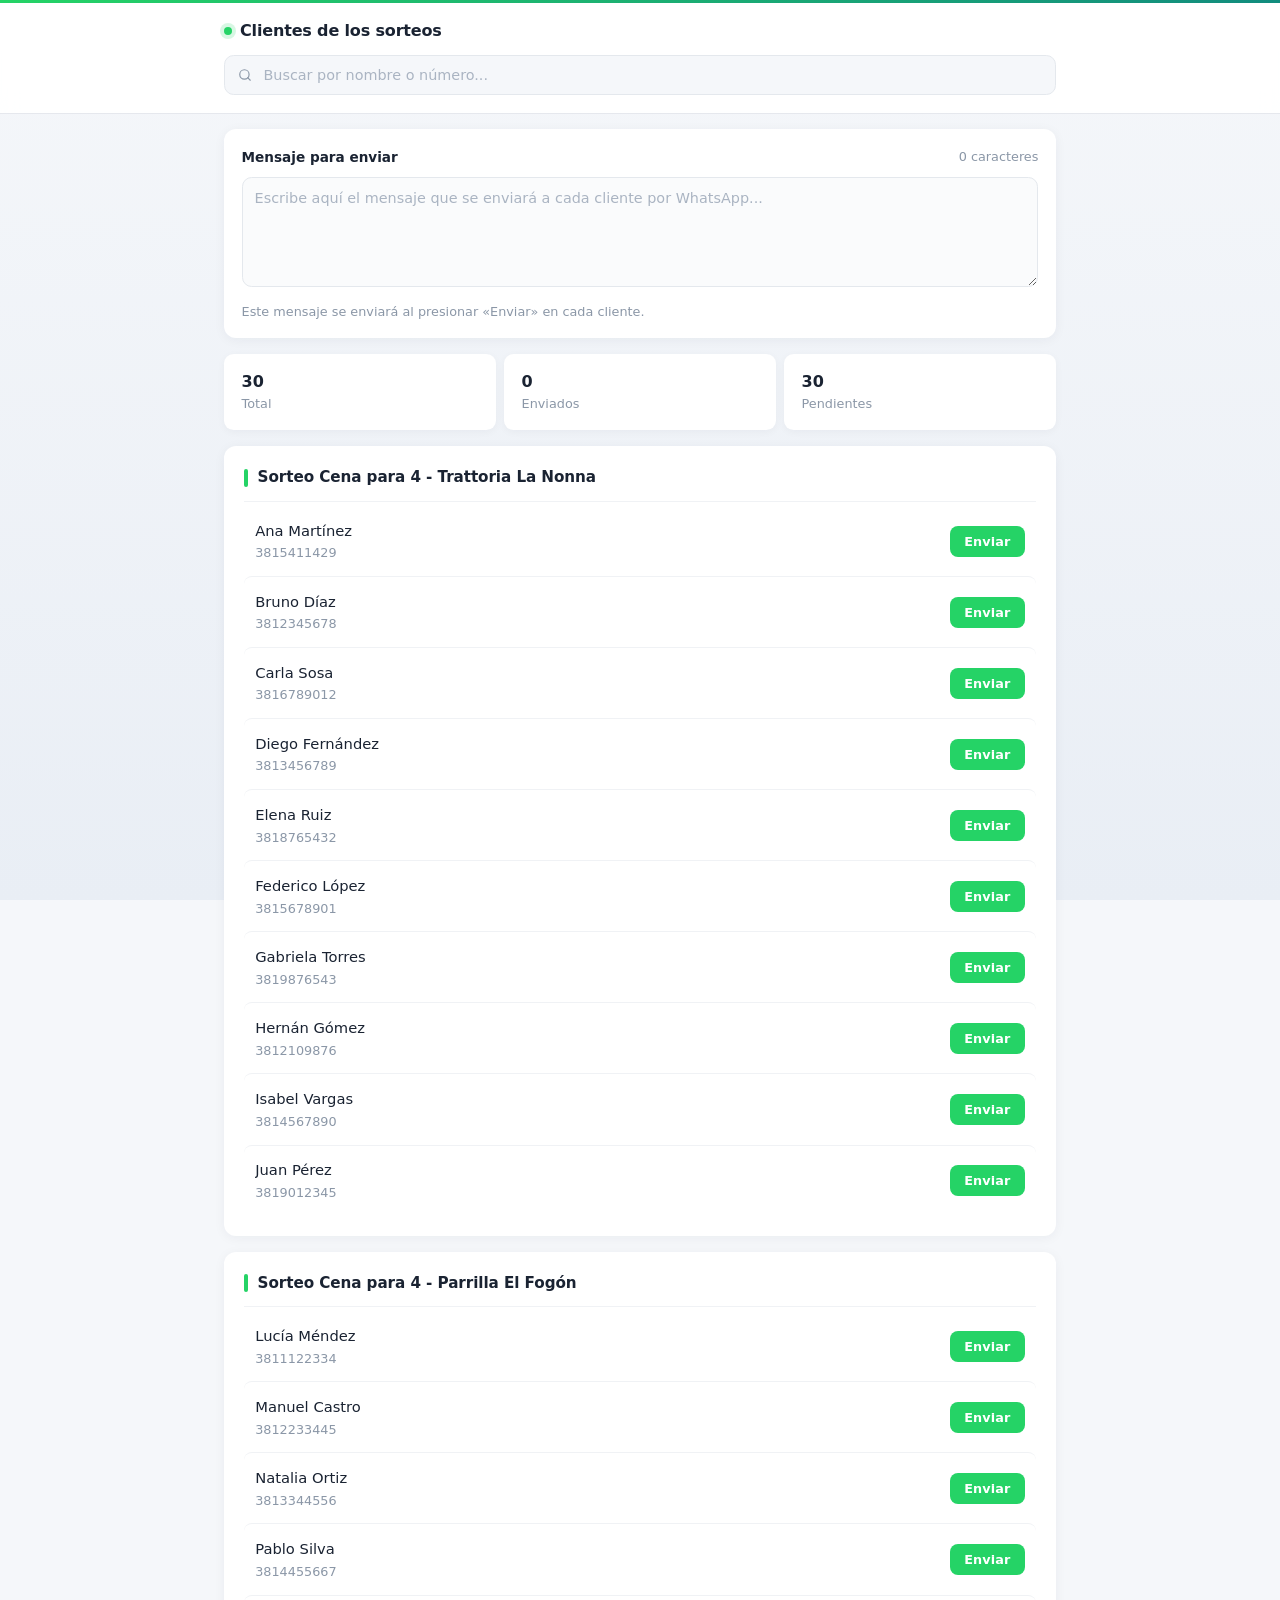
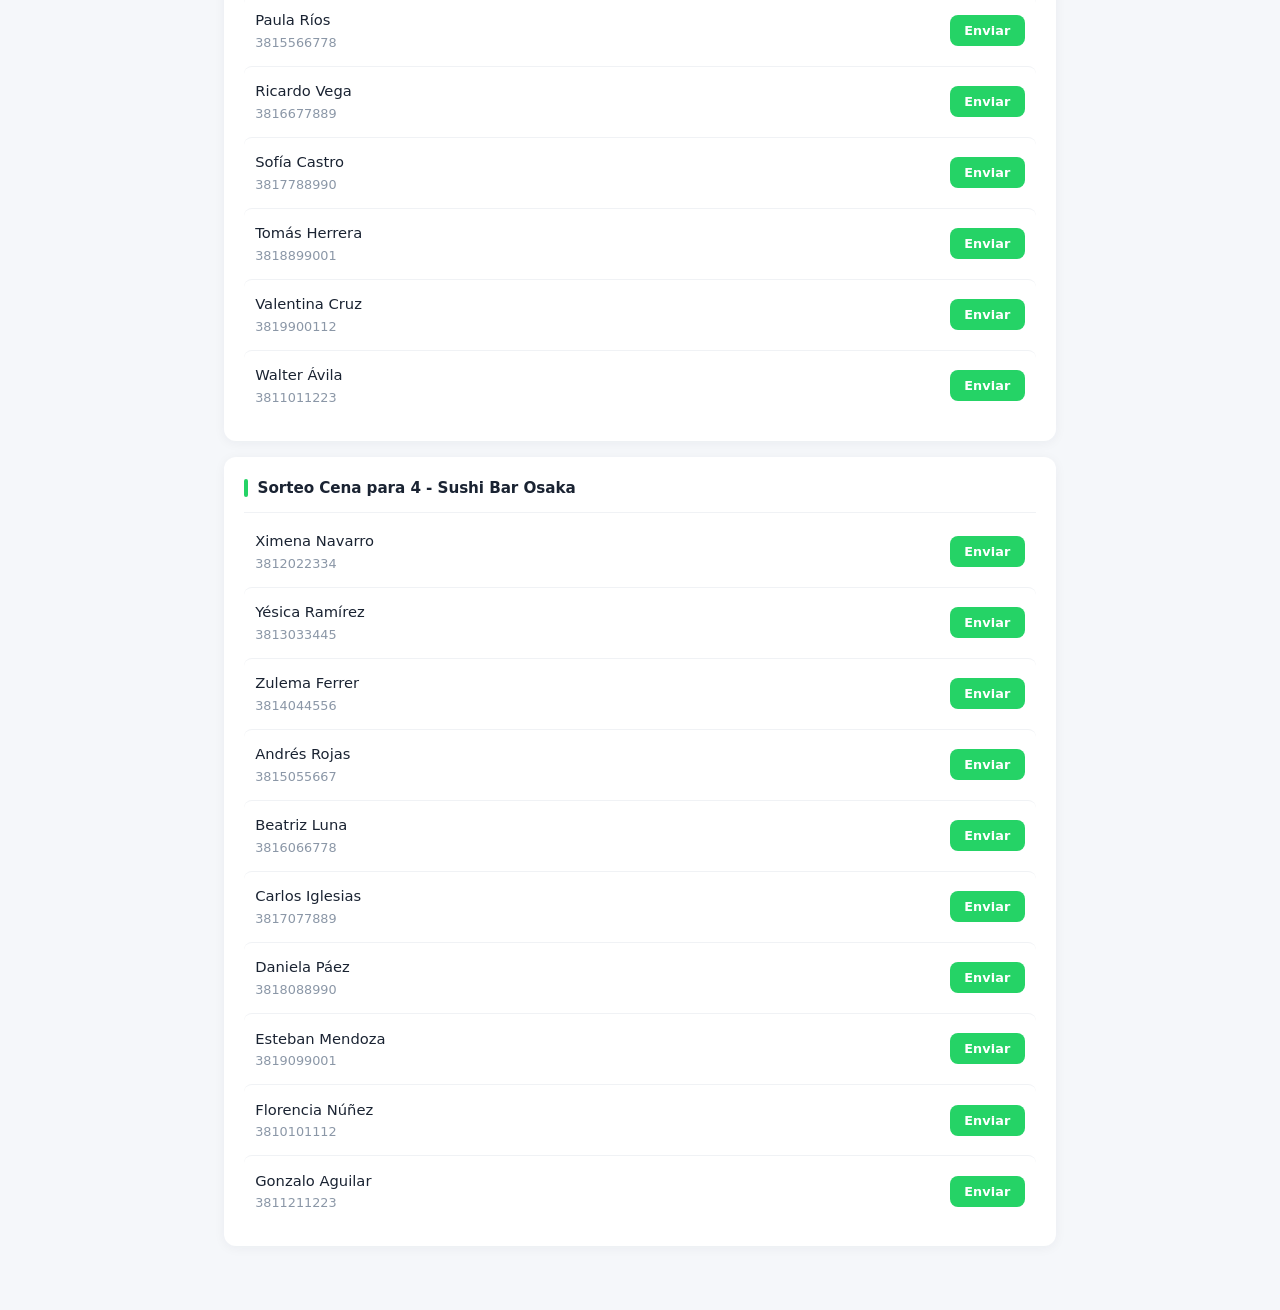
<file: datos.html>
<!DOCTYPE html>
<html lang="es">

<head>
    <meta charset="UTF-8">
    <meta name="viewport" content="width=device-width, initial-scale=1.0">
    <title>Clientes de los sorteos</title>
    <style>
        /* ===== Reset ===== */
        *,
        *::before,
        *::after {
            box-sizing: border-box;
            margin: 0;
            padding: 0;
        }

        /* ===== Única variable permitida: fuente del navegador ===== */
        :root {
            --font-stack: system-ui, -apple-system, "Segoe UI", Roboto, "Helvetica Neue", Arial, sans-serif;
        }

        html {
            font-size: 16px;
            -webkit-text-size-adjust: 100%;
        }

        body {
            font-family: var(--font-stack);
            background-color: #f5f7fa;
            background-image: linear-gradient(180deg, #f5f7fa 0%, #e9eef5 100%);
            background-attachment: fixed;
            color: #1a2332;
            line-height: 1.5;
            min-height: 100vh;
            -webkit-font-smoothing: antialiased;
            -moz-osx-font-smoothing: grayscale;
        }

        button {
            font-family: inherit;
        }

        /* ===== Header ===== */
        .header {
            background-color: rgba(255, 255, 255, 0.92);
            -webkit-backdrop-filter: blur(8px);
            backdrop-filter: blur(8px);
            box-shadow: 0 1px 0 rgba(20, 30, 50, 0.06);
            position: sticky;
            top: 0;
            z-index: 10;
        }

        .header::before {
            content: "";
            display: block;
            height: 3px;
            background-image: linear-gradient(90deg, #25D366 0%, #128C7E 100%);
        }

        .header__container {
            padding: 0.85rem 1rem 1rem;
            max-width: 880px;
            margin: 0 auto;
        }

        .header__title {
            font-size: 1rem;
            font-weight: 700;
            color: #1a2332;
            letter-spacing: -0.01em;
            margin-bottom: 0.75rem;
            display: flex;
            align-items: center;
            gap: 0.5rem;
        }

        .header__dot {
            width: 8px;
            height: 8px;
            border-radius: 50%;
            background-color: #25D366;
            box-shadow: 0 0 0 4px rgba(37, 211, 102, 0.18);
            animation: pulse 2s ease infinite;
            flex-shrink: 0;
        }

        @keyframes pulse {

            0%,
            100% {
                box-shadow: 0 0 0 4px rgba(37, 211, 102, 0.18);
            }

            50% {
                box-shadow: 0 0 0 7px rgba(37, 211, 102, 0.06);
            }
        }

        /* ===== Filter ===== */
        .filter__wrap {
            position: relative;
        }

        .filter__icon {
            position: absolute;
            left: 0.85rem;
            top: 50%;
            transform: translateY(-50%);
            width: 14px;
            height: 14px;
            color: #8b97a7;
            pointer-events: none;
        }

        .filter__input {
            width: 100%;
            font-family: var(--font-stack);
            font-size: 0.9rem;
            padding: 0.7rem 0.9rem 0.7rem 2.4rem;
            border: 1px solid #e4e8ed;
            border-radius: 0.6rem;
            background-color: #f5f7fa;
            color: #1a2332;
            outline: none;
            transition: border-color 0.2s ease, box-shadow 0.2s ease, background-color 0.2s ease;
        }

        .filter__input::placeholder {
            color: #aab4c2;
        }

        .filter__input:focus {
            border-color: #25D366;
            background-color: #ffffff;
            box-shadow: 0 0 0 3px rgba(37, 211, 102, 0.15);
        }

        /* ===== Main ===== */
        .main {
            max-width: 880px;
            margin: 0 auto;
            padding: 1rem 1rem 3rem;
        }

        /* ===== Message ===== */
        .message {
            background-color: #ffffff;
            border-radius: 0.75rem;
            padding: 1rem;
            margin-bottom: 1rem;
            box-shadow: 0 2px 12px rgba(20, 30, 50, 0.05);
            animation: fade_in 0.4s ease;
        }

        .message__head {
            display: flex;
            align-items: center;
            justify-content: space-between;
            margin-bottom: 0.6rem;
            gap: 0.5rem;
        }

        .message__label {
            font-size: 0.85rem;
            font-weight: 600;
            color: #1a2332;
        }

        .message__count {
            font-size: 0.8rem;
            color: #8b97a7;
            font-variant-numeric: tabular-nums;
        }

        .message__textarea {
            width: 100%;
            min-height: 96px;
            font-family: var(--font-stack);
            font-size: 0.9rem;
            padding: 0.75rem;
            border: 1px solid #e4e8ed;
            border-radius: 0.6rem;
            resize: vertical;
            color: #1a2332;
            background-color: #fafbfc;
            outline: none;
            transition: border-color 0.2s ease, box-shadow 0.2s ease, background-color 0.2s ease;
        }

        .message__textarea::placeholder {
            color: #aab4c2;
        }

        .message__textarea:focus {
            border-color: #25D366;
            background-color: #ffffff;
            box-shadow: 0 0 0 3px rgba(37, 211, 102, 0.12);
        }

        .message__hint {
            margin-top: 0.5rem;
            font-size: 0.8rem;
            color: #8b97a7;
        }

        .message__textarea_shake {
            animation: shake 0.35s ease;
            border-color: #e74c3c !important;
        }

        @keyframes shake {

            0%,
            100% {
                transform: translateX(0);
            }

            20% {
                transform: translateX(-4px);
            }

            40% {
                transform: translateX(4px);
            }

            60% {
                transform: translateX(-3px);
            }

            80% {
                transform: translateX(3px);
            }
        }

        /* ===== Stats ===== */
        .stats {
            display: flex;
            gap: 0.5rem;
            margin-bottom: 1rem;
        }

        .stats__item {
            flex: 1;
            background-color: #ffffff;
            border-radius: 0.6rem;
            padding: 0.7rem 0.8rem;
            box-shadow: 0 2px 8px rgba(20, 30, 50, 0.04);
            animation: fade_in 0.4s ease;
        }

        .stats__value {
            font-size: 1rem;
            font-weight: 700;
            color: #1a2332;
            font-variant-numeric: tabular-nums;
            line-height: 1.2;
        }

        .stats__label {
            font-size: 0.8rem;
            color: #8b97a7;
            margin-top: 0.15rem;
        }

        /* ===== Sorteo ===== */
        .sorteo {
            background-color: #ffffff;
            border-radius: 0.75rem;
            padding: 1rem;
            margin-bottom: 1rem;
            box-shadow: 0 2px 12px rgba(20, 30, 50, 0.05);
            animation: fade_in 0.4s ease;
            overflow: hidden;
        }

        .sorteo__head {
            display: flex;
            align-items: center;
            gap: 0.6rem;
            padding-bottom: 0.75rem;
            margin-bottom: 0.25rem;
            border-bottom: 1px solid #f0f2f5;
        }

        .sorteo__badge {
            flex-shrink: 0;
            width: 4px;
            height: 18px;
            background-color: #25D366;
            border-radius: 2px;
        }

        .sorteo__title {
            font-size: 0.95rem;
            font-weight: 600;
            color: #1a2332;
            letter-spacing: -0.005em;
            text-align: left;
        }

        .sorteo__list {
            display: flex;
            flex-direction: column;
        }

        /* ===== Client ===== */
        .client {
            display: flex;
            align-items: center;
            justify-content: space-between;
            padding: 0.7rem 0.4rem;
            border-radius: 0.5rem;
            transition: background-color 0.2s ease, opacity 0.2s ease, transform 0.2s ease;
        }

        .client+.client {
            border-top: 1px solid #f0f2f5;
        }

        .client:hover {
            background-color: #fafbfc;
        }

        .client_hidden {
            display: none;
        }

        .client_sent {
            background-color: rgba(37, 211, 102, 0.04);
        }

        .client_sent .client__phone {
            color: #2e7d4f;
        }

        .client__info {
            display: flex;
            flex-direction: column;
            gap: 0.1rem;
            min-width: 0;
            flex: 1;
        }

        .client__name {
            font-size: 0.9rem;
            font-weight: 500;
            color: #1a2332;
            white-space: nowrap;
            overflow: hidden;
            text-overflow: ellipsis;
        }

        .client__phone {
            font-size: 0.8rem;
            color: #8b97a7;
            font-variant-numeric: tabular-nums;
            transition: color 0.2s ease;
        }

        .client__button {
            flex-shrink: 0;
            font-size: 0.8rem;
            font-weight: 600;
            padding: 0.5rem 0.9rem;
            border: none;
            border-radius: 0.5rem;
            background-color: #25D366;
            color: #ffffff;
            cursor: pointer;
            letter-spacing: 0.01em;
            display: inline-flex;
            align-items: center;
            gap: 0.3rem;
            transition: transform 0.15s ease, background-color 0.2s ease, box-shadow 0.2s ease;
        }

        .client__button:hover {
            background-color: #1eb858;
            transform: translateY(-1px);
            box-shadow: 0 4px 10px rgba(37, 211, 102, 0.25);
        }

        .client__button:active {
            transform: translateY(0);
        }

        .client__button_sent {
            background-color: #e8f5ec;
            color: #2e7d4f;
            cursor: default;
            pointer-events: none;
        }

        .client__button_sent:hover {
            transform: none;
            background-color: #e8f5ec;
            box-shadow: none;
        }

        /* ===== Empty ===== */
        .empty {
            display: none;
            text-align: center;
            padding: 2rem 1rem;
            font-size: 0.85rem;
            color: #8b97a7;
            background-color: #ffffff;
            border-radius: 0.75rem;
            margin-bottom: 1rem;
        }

        .empty_show {
            display: block;
            animation: fade_in 0.3s ease;
        }

        /* ===== Animations ===== */
        @keyframes fade_in {
            from {
                opacity: 0;
                transform: translateY(8px);
            }

            to {
                opacity: 1;
                transform: translateY(0);
            }
        }

        /* ===== Responsive (mobile first) ===== */
        @media (min-width: 600px) {

            .header__container,
            .main {
                padding-left: 1.5rem;
                padding-right: 1.5rem;
            }

            .message__textarea {
                min-height: 110px;
            }

            .sorteo,
            .message,
            .stats__item {
                padding: 1.1rem;
            }

            .client {
                padding: 0.8rem 0.6rem;
            }

            .client__name {
                font-size: 0.92rem;
            }
        }

        @media (min-width: 768px) {
            .header__container {
                padding-top: 1rem;
                padding-bottom: 1.1rem;
            }

            .sorteo {
                padding: 1.25rem;
            }

            .client {
                padding: 0.85rem 0.7rem;
            }
        }

        @media (prefers-reduced-motion: reduce) {

            *,
            *::before,
            *::after {
                animation-duration: 0.01ms !important;
                transition-duration: 0.01ms !important;
            }
        }
    </style>
</head>

<body>
    <header class="header">
        <div class="header__container">
            <h1 class="header__title">
                <span class="header__dot" aria-hidden="true"></span>
                Clientes de los sorteos
            </h1>
            <div class="filter__wrap">
                <svg class="filter__icon" viewBox="0 0 24 24" fill="none" stroke="currentColor" stroke-width="2"
                    stroke-linecap="round" stroke-linejoin="round" aria-hidden="true">
                    <circle cx="11" cy="11" r="8"></circle>
                    <line x1="21" y1="21" x2="16.65" y2="16.65"></line>
                </svg>
                <input class="filter__input" type="text" placeholder="Buscar por nombre o número..." id="filter_input"
                    autocomplete="off" aria-label="Buscar clientes por nombre o número">
            </div>
        </div>
    </header>

    <main class="main">
        <section class="message" aria-label="Mensaje a enviar">
            <div class="message__head">
                <label class="message__label" for="message_textarea">Mensaje para enviar</label>
                <span class="message__count" id="message_count">0 caracteres</span>
            </div>
            <textarea class="message__textarea" id="message_textarea"
                placeholder="Escribe aquí el mensaje que se enviará a cada cliente por WhatsApp..."></textarea>
            <p class="message__hint">Este mensaje se enviará al presionar «Enviar» en cada cliente.</p>
        </section>

        <section class="stats" aria-label="Resumen de envíos">
            <div class="stats__item">
                <div class="stats__value" id="stats_total">0</div>
                <div class="stats__label">Total</div>
            </div>
            <div class="stats__item">
                <div class="stats__value" id="stats_sent">0</div>
                <div class="stats__label">Enviados</div>
            </div>
            <div class="stats__item">
                <div class="stats__value" id="stats_pending">0</div>
                <div class="stats__label">Pendientes</div>
            </div>
        </section>

        <div class="empty" id="empty_state">No se encontraron clientes con ese criterio.</div>
    </main>

    <script>
        (function () {
            "use strict";

            // ===== Datos hardcodeados =====
            const sorteos = [
                {
                    id: 1,
                    titulo: "Sorteo Cena para 4 - Trattoria La Nonna",
                    clientes: [
                        { nombre: "Ana Martínez", telefono: "3815411429" },
                        { nombre: "Bruno Díaz", telefono: "3812345678" },
                        { nombre: "Carla Sosa", telefono: "3816789012" },
                        { nombre: "Diego Fernández", telefono: "3813456789" },
                        { nombre: "Elena Ruiz", telefono: "3818765432" },
                        { nombre: "Federico López", telefono: "3815678901" },
                        { nombre: "Gabriela Torres", telefono: "3819876543" },
                        { nombre: "Hernán Gómez", telefono: "3812109876" },
                        { nombre: "Isabel Vargas", telefono: "3814567890" },
                        { nombre: "Juan Pérez", telefono: "3819012345" }
                    ]
                },
                {
                    id: 2,
                    titulo: "Sorteo Cena para 4 - Parrilla El Fogón",
                    clientes: [
                        { nombre: "Lucía Méndez", telefono: "3811122334" },
                        { nombre: "Manuel Castro", telefono: "3812233445" },
                        { nombre: "Natalia Ortiz", telefono: "3813344556" },
                        { nombre: "Pablo Silva", telefono: "3814455667" },
                        { nombre: "Paula Ríos", telefono: "3815566778" },
                        { nombre: "Ricardo Vega", telefono: "3816677889" },
                        { nombre: "Sofía Castro", telefono: "3817788990" },
                        { nombre: "Tomás Herrera", telefono: "3818899001" },
                        { nombre: "Valentina Cruz", telefono: "3819900112" },
                        { nombre: "Walter Ávila", telefono: "3811011223" }
                    ]
                },
                {
                    id: 3,
                    titulo: "Sorteo Cena para 4 - Sushi Bar Osaka",
                    clientes: [
                        { nombre: "Ximena Navarro", telefono: "3812022334" },
                        { nombre: "Yésica Ramírez", telefono: "3813033445" },
                        { nombre: "Zulema Ferrer", telefono: "3814044556" },
                        { nombre: "Andrés Rojas", telefono: "3815055667" },
                        { nombre: "Beatriz Luna", telefono: "3816066778" },
                        { nombre: "Carlos Iglesias", telefono: "3817077889" },
                        { nombre: "Daniela Páez", telefono: "3818088990" },
                        { nombre: "Esteban Mendoza", telefono: "3819099001" },
                        { nombre: "Florencia Núñez", telefono: "3810101112" },
                        { nombre: "Gonzalo Aguilar", telefono: "3811211223" }
                    ]
                }
            ];

            // ===== Referencias DOM =====
            const main = document.querySelector(".main");
            const messageTextarea = document.getElementById("message_textarea");
            const messageCount = document.getElementById("message_count");
            const filterInput = document.getElementById("filter_input");
            const emptyState = document.getElementById("empty_state");
            const statsTotal = document.getElementById("stats_total");
            const statsSent = document.getElementById("stats_sent");
            const statsPending = document.getElementById("stats_pending");

            // ===== SessionStorage helpers =====
            function getSentKey(phone) {
                return "wa_sent_" + phone;
            }
            function isSent(phone) {
                try {
                    return sessionStorage.getItem(getSentKey(phone)) === "1";
                } catch (e) {
                    return false;
                }
            }
            function markSent(phone) {
                try {
                    sessionStorage.setItem(getSentKey(phone), "1");
                } catch (e) {
                    /* noop */
                }
            }

            // ===== Render dinámico de sorteos =====
            function renderSorteos() {
                const frag = document.createDocumentFragment();

                sorteos.forEach(function (sorteo, sorteoIdx) {
                    const section = document.createElement("section");
                    section.className = "sorteo";
                    section.dataset.sorteoId = String(sorteo.id);
                    section.style.animationDelay = (sorteoIdx * 0.06) + "s";

                    const head = document.createElement("div");
                    head.className = "sorteo__head";

                    const badge = document.createElement("span");
                    badge.className = "sorteo__badge";
                    badge.setAttribute("aria-hidden", "true");

                    const title = document.createElement("h2");
                    title.className = "sorteo__title";
                    title.textContent = sorteo.titulo;

                    head.appendChild(badge);
                    head.appendChild(title);
                    section.appendChild(head);

                    const list = document.createElement("div");
                    list.className = "sorteo__list";

                    sorteo.clientes.forEach(function (cliente) {
                        const item = document.createElement("div");
                        item.className = "client";
                        item.dataset.phone = cliente.telefono;
                        item.dataset.name = cliente.nombre.toLowerCase();

                        if (isSent(cliente.telefono)) {
                            item.classList.add("client_sent");
                        }

                        const info = document.createElement("div");
                        info.className = "client__info";

                        const name = document.createElement("span");
                        name.className = "client__name";
                        name.textContent = cliente.nombre;

                        const phone = document.createElement("span");
                        phone.className = "client__phone";
                        phone.textContent = cliente.telefono;

                        info.appendChild(name);
                        info.appendChild(phone);

                        const button = document.createElement("button");
                        button.className = "client__button";
                        button.type = "button";
                        button.dataset.phone = cliente.telefono;
                        if (isSent(cliente.telefono)) {
                            button.classList.add("client__button_sent");
                            button.textContent = "Enviado ✓";
                            button.setAttribute("aria-label", "Mensaje ya enviado a " + cliente.nombre);
                        } else {
                            button.textContent = "Enviar";
                            button.setAttribute("aria-label", "Enviar mensaje por WhatsApp a " + cliente.nombre);
                        }
                        button.addEventListener("click", function () {
                            handleSend(cliente, item, button);
                        });

                        item.appendChild(info);
                        item.appendChild(button);
                        list.appendChild(item);
                    });

                    section.appendChild(list);
                    frag.appendChild(section);
                });

                main.insertBefore(frag, emptyState);
                updateStats();
            }

            // ===== Enviar por WhatsApp =====
            function handleSend(cliente, item, button) {
                const message = messageTextarea.value.trim();
                if (!message) {
                    // Feedback: shake del textarea
                    messageTextarea.classList.remove("message__textarea_shake");
                    void messageTextarea.offsetWidth; // forzar reflow
                    messageTextarea.classList.add("message__textarea_shake");
                    messageTextarea.focus();
                    setTimeout(function () {
                        messageTextarea.classList.remove("message__textarea_shake");
                    }, 400);
                    return;
                }
                const fullPhone = "54" + cliente.telefono;
                const url = "https://wa.me/" + fullPhone + "?text=" + encodeURIComponent(message);
                window.open(url, "_blank", "noopener");
                markSent(cliente.telefono);
                button.classList.add("client__button_sent");
                button.textContent = "Enviado ✓";
                button.setAttribute("aria-label", "Mensaje ya enviado a " + cliente.nombre);
                item.classList.add("client_sent");
                updateStats();
            }

            // ===== Stats =====
            function updateStats() {
                const allClients = main.querySelectorAll(".client");
                const sentClients = main.querySelectorAll(".client_sent");
                const total = allClients.length;
                const sent = sentClients.length;
                statsTotal.textContent = String(total);
                statsSent.textContent = String(sent);
                statsPending.textContent = String(total - sent);
            }

            // ===== Filtro por nombre o número =====
            function applyFilter() {
                const query = filterInput.value.toLowerCase().trim();
                let visibleCount = 0;
                const sections = main.querySelectorAll(".sorteo");

                main.querySelectorAll(".client").forEach(function (item) {
                    const name = item.dataset.name || "";
                    const phone = item.dataset.phone || "";
                    const match = !query || name.indexOf(query) !== -1 || phone.indexOf(query) !== -1;
                    if (match) {
                        item.classList.remove("client_hidden");
                        visibleCount++;
                    } else {
                        item.classList.add("client_hidden");
                    }
                });

                // Ocultar secciones sin resultados visibles
                sections.forEach(function (section) {
                    const visibleIn = section.querySelectorAll(".client:not(.client_hidden)").length;
                    section.style.display = visibleIn === 0 ? "none" : "";
                });

                if (visibleCount === 0) {
                    emptyState.classList.add("empty_show");
                } else {
                    emptyState.classList.remove("empty_show");
                }
            }

            // ===== Contador de caracteres =====
            function updateCount() {
                const len = messageTextarea.value.length;
                messageCount.textContent = len + (len === 1 ? " carácter" : " caracteres");
            }

            // ===== Eventos =====
            messageTextarea.addEventListener("input", updateCount);
            filterInput.addEventListener("input", applyFilter);

            // ===== Init =====
            renderSorteos();
            updateCount();
        })();
    </script>
</body>

</html>
</file>
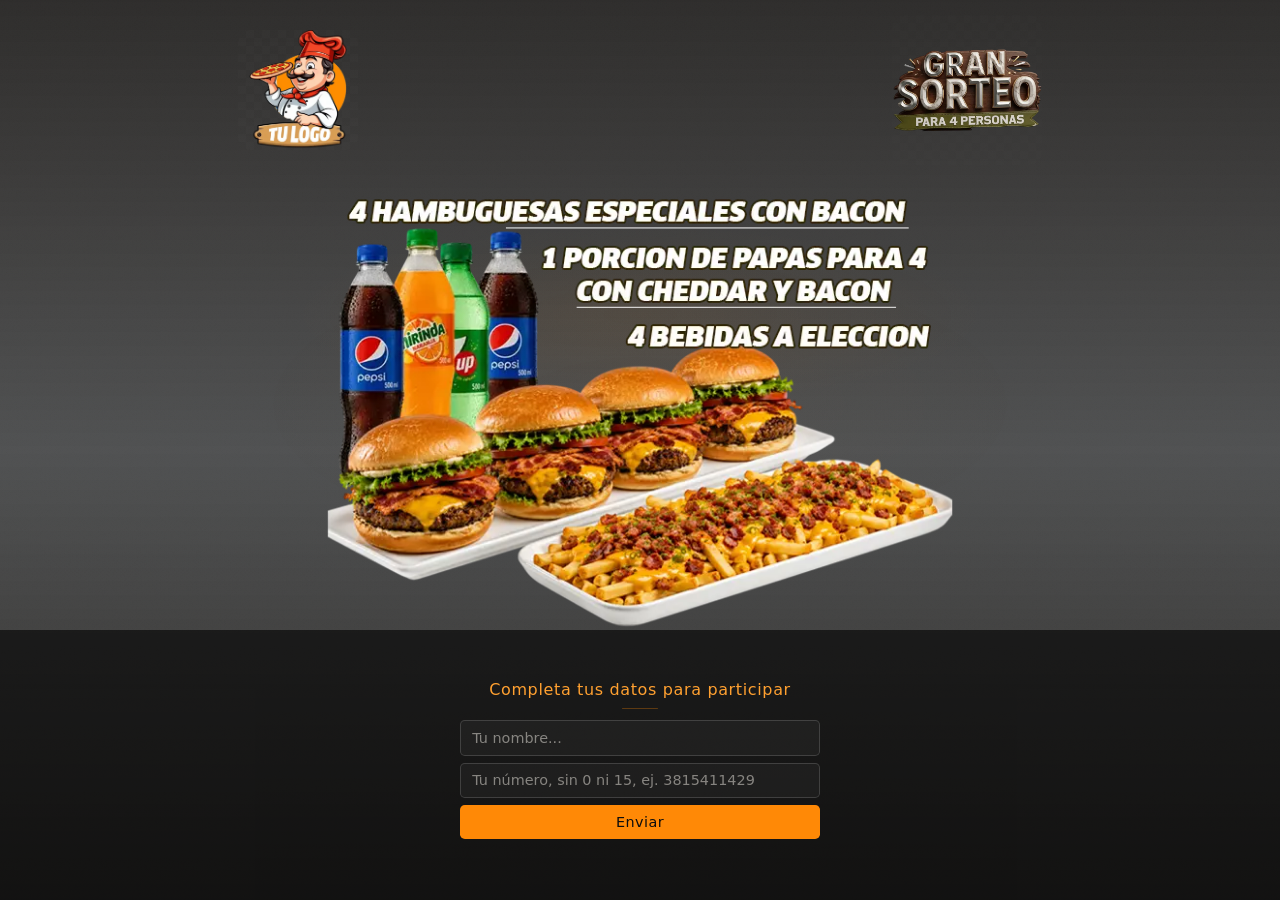
<file: inscripciones.html>
<!DOCTYPE html>
<html lang="es">

<head>
    <meta charset="UTF-8">
    <meta name="viewport" content="width=device-width, initial-scale=1.0">
    <link rel="stylesheet" href="css/inscripciones.css">
    <title>Participa y Gana</title>
</head>

<body>

    <!-- Video de fondo -->
    <video class="bg-video" src="assets/fondo.mp4" autoplay muted loop playsinline></video>
    <div class="bg-overlay"></div>

    <!-- Header 20dvh: logo 120px izq, imagen 150px der -->
    <header>
        <div class="header__logo" aria-label="Logo">
            <img src="assets/logo.webp" alt="Logo"
                style="width:100%;height:100%;object-fit:contain;border-radius:inherit;">
        </div>
        <div class="header__image" aria-label="Sorteo">
            <img src="assets/sorteo.webp" alt="Sorteo"
                style="width:100%;height:100%;object-fit:contain;border-radius:inherit;">
        </div>
    </header>

    <!-- Main 80dvh -->
    <main>

        <!-- Imagen central 50dvh -->
        <section class="content">
            <div class="content__image" aria-label="Menú">
                <img src="assets/menu.webp" alt="Menú" style="width:100%;height:100%;object-fit:contain;">
            </div>
        </section>

        <!-- Formulario 30dvh -->
        <section class="prize">
            <h2 class="prize__title">Completa tus datos para participar</h2>
            <div class="prize__form">
                <input class="prize__input" type="text" placeholder="Tu nombre..." id="nombre" aria-label="Tu nombre"
                    autocomplete="name">
                <input class="prize__input" type="tel" placeholder="Tu número, sin 0 ni 15, ej. 3815411429" id="telefono"
                    aria-label="Tu telefono" autocomplete="tel">
                <button class="prize__button" id="btnEnviar" type="button">Enviar</button>
            </div>
        </section>

    </main>

    <!-- Toast -->
    <div class="toast" id="toast" role="alert" aria-live="polite"></div>

    <!-- Lightbox -->
    <div class="lightbox" id="lightbox">
        <div class="lightbox__confetti" id="confettiContainer"></div>
        <div class="lightbox__contenido">
            <div class="lightbox__header">
                <div class="lightbox__trofeo">🏆</div>
                <div class="lightbox__estrellas">
                    <span class="estrella">⭐</span>
                    <span class="estrella">⭐</span>
                    <span class="estrella">⭐</span>
                </div>
            </div>
            <div class="lightbox__cuerpo">
                <h2 class="lightbox__titulo">¡Felicitaciones,<br><span class="lightbox__nombre-accent" id="lightboxNombre">participante</span>!</h2>
                <p class="lightbox__subtitulo">Ya estás participando por la cena para 4 personas 🍽️</p>
                <div class="lightbox__detalles">
                    <p class="lightbox__detalle-item">📢 Te avisaremos si resultás ganador</p>
                    <p class="lightbox__detalle-item">🍀 ¡Mucha suerte en el sorteo!</p>
                </div>
                <button class="lightbox__btn" id="lightboxClose">Aceptar</button>
            </div>
        </div>
    </div>

    <script src="js/inscripciones.js"></script>

</body>

</html>
</file>
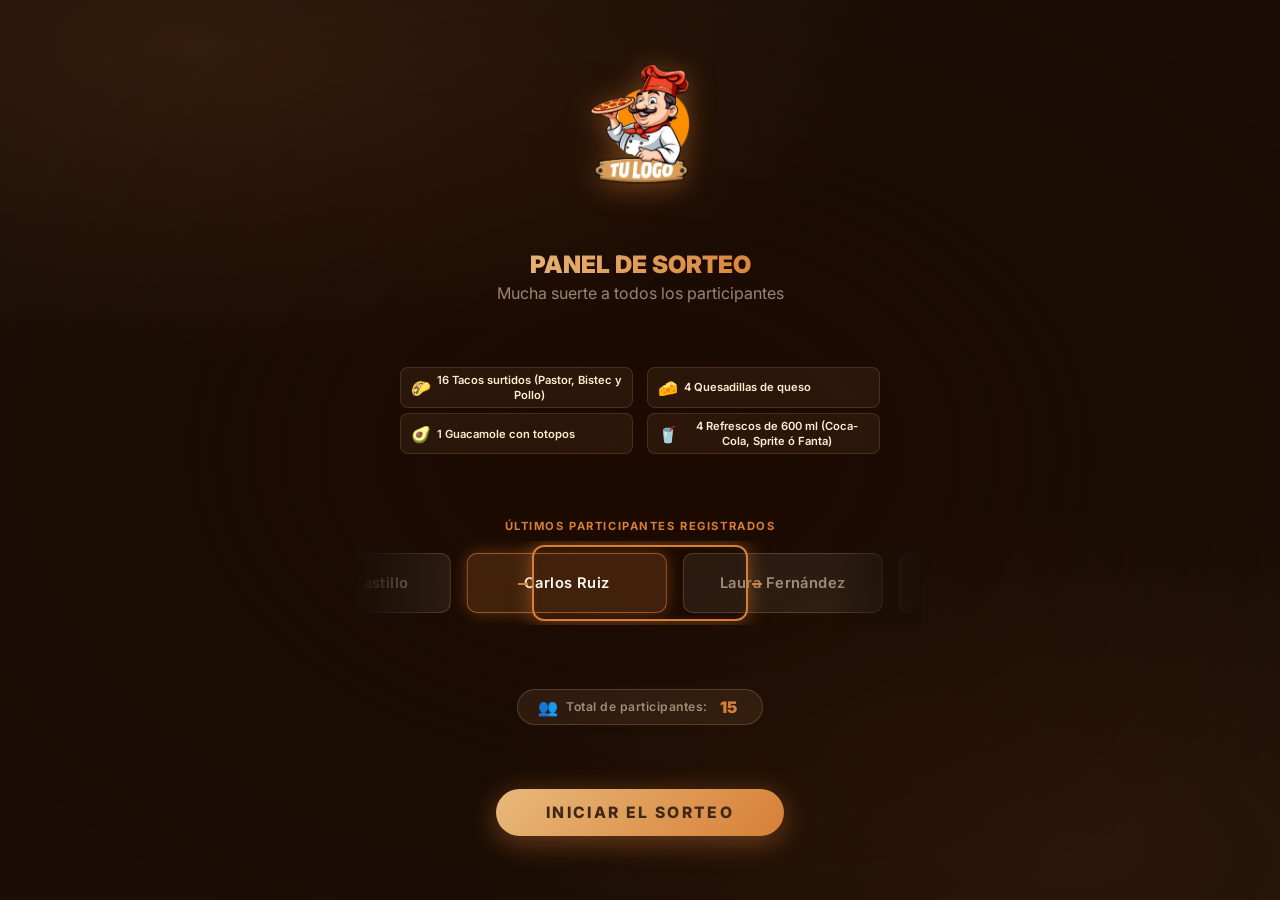
<file: sorteo.html>
<!DOCTYPE html>
<html lang="es">

<head>
    <meta charset="UTF-8">
    <meta name="viewport" content="width=device-width, initial-scale=1.0">
    <meta name="description" content="Sorteo en vivo — gira el carrusel y descubrí al ganador.">
    <link rel="preconnect" href="https://fonts.googleapis.com">
    <link rel="preconnect" href="https://fonts.gstatic.com" crossorigin>
    <link href="https://fonts.googleapis.com/css2?family=Inter:wght@400;600;700;800;900&display=swap" rel="stylesheet">
    <link rel="stylesheet" href="css/sorteo.css">
    <title>Sorteo</title>
</head>

<body>

    <div class="wrapper">

        <!-- Logo -->
        <div class="logo-wrap">
            <img class="logo-img" src="assets/logo.webp" alt="Logo">
            <span class="refresh-icon" id="refreshIcon">🔄</span>
        </div>

        <!-- Título -->
        <div class="titulo">
            <h1>PANEL DE SORTEO</h1>
            <p>Mucha suerte a todos los participantes</p>
        </div>

        <!-- Premios -->
        <div class="premios">
            <div class="premio">
                <span class="premio-icon">🌮</span>
                <span class="premio-texto">16 Tacos surtidos (Pastor, Bistec y Pollo)</span>
            </div>
            <div class="premio">
                <span class="premio-icon">🧀</span>
                <span class="premio-texto">4 Quesadillas de queso</span>
            </div>
            <div class="premio">
                <span class="premio-icon">🥑</span>
                <span class="premio-texto">1 Guacamole con totopos</span>
            </div>
            <div class="premio">
                <span class="premio-icon">🥤</span>
                <span class="premio-texto">4 Refrescos de 600 ml (Coca-Cola, Sprite ó Fanta)</span>
            </div>
        </div>

        <!-- Label + Carrusel (marquesina) -->
        <div class="marquee-section">
            <span class="marquee-label" id="marqueeLabel">Últimos participantes registrados</span>
            <div class="carousel-outer" id="carouselOuter">
                <div class="carousel-center-line" id="centerLine"></div>
                <div class="carousel-track-wrap" id="track"></div>
            </div>
            <div class="winner-display" id="winnerDisplay">
                <span class="winner-name" id="winnerName">—</span>
            </div>
        </div>

        <!-- Contador -->
        <div class="counter-wrap">
            <span class="counter-icon">👥</span>
            <span class="counter-text">Total de participantes:</span>
            <span class="counter-num" id="counterNum">0</span>
        </div>

        <!-- Botón -->
        <button class="btn-sorteo" id="btnSorteo">INICIAR EL SORTEO</button>

    </div>

    <!-- Confetti carrusel -->
    <div class="confetti-container" id="confetti"></div>

    <!-- LIGHTBOX GANADOR -->
    <div class="lightbox" id="lightboxGanador" role="dialog" aria-modal="true">
        <div class="lightbox__confetti" id="lbConfetti"></div>
        <div class="lightbox__contenido">
            <div class="lightbox__header">
                <div class="lightbox__trofeo">🏆</div>
                <div class="lightbox__estrellas">
                    <span class="estrella">⭐</span>
                    <span class="estrella">⭐</span>
                    <span class="estrella">⭐</span>
                </div>
            </div>
            <div class="lightbox__cuerpo">
                <h2 class="lightbox__titulo">
                    ¡Felicitaciones,<br>
                    <span class="lightbox__nombre-accent" id="lbNombre">—</span>!
                </h2>
                <p class="lightbox__subtitulo">¡Sos el gran ganador del sorteo! 🎊</p>
                <div class="lightbox__detalles">
                    <p class="lightbox__detalle-item" id="lbTelefono">📞 &nbsp;—</p>
                    <p class="lightbox__detalle-item">🍀 ¡Felicitaciones por el premio!</p>
                    <p class="lightbox__detalle-item">📢 Nos pondremos en contacto pronto</p>
                </div>
                <button class="lightbox__btn" id="lbClose">¡Genial! Cerrar</button>
            </div>
        </div>
    </div>

    <script src="js/sorteo.js"></script>
</body>

</html>
</file>
<file: css/inscripciones.css>
:root {
    --font: system-ui, -apple-system, BlinkMacSystemFont, 'Segoe UI', sans-serif;
}

*,
*::before,
*::after {
    margin: 0;
    padding: 0;
    box-sizing: border-box;
}

html,
body {
    height: 100dvh;
    overflow: hidden;
    font-family: var(--font);
    font-size: 1rem;
    color: #f0ece4;
}

body {
    display: flex;
    flex-direction: column;
    position: relative;
}

/* Resplandor ambiental */
body::before {
    content: '';
    position: fixed;
    top: 35%;
    left: 50%;
    transform: translate(-50%, -50%);
    width: 55dvw;
    height: 20dvh;
    background: radial-gradient(ellipse, rgba(255, 137, 6, 0.055) 0%, transparent 70%);
    pointer-events: none;
    animation: glowPulse 5s ease-in-out infinite alternate;
    z-index: 0;
}

/* Textura sutil */
body::after {
    content: '';
    position: fixed;
    inset: 0;
    background-image: url("data:image/svg+xml,%3Csvg viewBox='0 0 256 256' xmlns='http://www.w3.org/2000/svg'%3E%3Cfilter id='n'%3E%3CfeTurbulence type='fractalNoise' baseFrequency='0.85' numOctaves='4' stitchTiles='stitch'/%3E%3C/filter%3E%3Crect width='100%25' height='100%25' filter='url(%23n)' opacity='0.04'/%3E%3C/svg%3E");
    background-size: 180px 180px;
    pointer-events: none;
    z-index: 0;
    opacity: 0.4;
}

.bg-video {
    position: fixed;
    top: 0;
    left: 50%;
    transform: translateX(-50%);
    width: 100%;
    height: 100%;
    object-fit: cover;
    z-index: -2;
    pointer-events: none;
}

.bg-overlay {
    position: fixed;
    inset: 0;
    z-index: -1;
    pointer-events: none;
    background:
        linear-gradient(180deg,
            rgba(10, 10, 10, 0.85) 0%,
            rgba(10, 10, 10, 0.70) 50%,
            rgba(10, 10, 10, 0.85) 100%),
        linear-gradient(180deg,
            rgba(255, 200, 150, 0.15) 0%,
            rgba(180, 210, 230, 0.12) 50%,
            rgba(220, 180, 120, 0.15) 100%);
}

@keyframes glowPulse {
    0% {
        opacity: 0.4;
        transform: translate(-50%, -50%) scale(1);
    }

    100% {
        opacity: 1;
        transform: translate(-50%, -50%) scale(1.15);
    }
}

/* ===== HEADER 20dvh ===== */
header {
    height: 20dvh;
    flex-shrink: 0;
    display: flex;
    align-items: center;
    justify-content: space-between;
    padding: 0 0.75rem;
    position: relative;
    z-index: 1;
    max-width: 900px;
    margin: 0 auto;
    width: 100%;
}

.header__logo {
    width: 120px;
    height: 120px;
    flex-shrink: 0;
    border-radius: 0.6rem;
    border: none;
    display: flex;
    align-items: center;
    justify-content: center;
    color: rgba(255, 137, 6, 0.3);
    opacity: 0;
    animation: fadeSlideRight 0.5s ease forwards;
    transition: background-color 0.3s ease;
    background-image:
        linear-gradient(45deg, rgba(255, 255, 255, 0.012) 25%, transparent 25%),
        linear-gradient(-45deg, rgba(255, 255, 255, 0.012) 25%, transparent 25%),
        linear-gradient(45deg, transparent 75%, rgba(255, 255, 255, 0.012) 75%),
        linear-gradient(-45deg, transparent 75%, rgba(255, 255, 255, 0.012) 75%);
    background-size: 16px 16px;
    background-position: 0 0, 0 8px, 8px -8px, -8px 0;
}

.header__logo svg {
    transition: transform 0.3s ease;
}

.header__logo:hover {
    background-color: rgba(255, 137, 6, 0.025);
}

.header__image {
    width: 150px;
    height: 150px;
    flex-shrink: 0;
    border-radius: 0.6rem;
    border: none;
    display: flex;
    align-items: center;
    justify-content: center;
    color: rgba(255, 255, 255, 0.08);
    opacity: 0;
    animation: fadeSlideLeft 0.5s ease 0.1s forwards;
    transition: background-color 0.3s ease;
    background-image:
        linear-gradient(45deg, rgba(255, 255, 255, 0.008) 25%, transparent 25%),
        linear-gradient(-45deg, rgba(255, 255, 255, 0.008) 25%, transparent 25%),
        linear-gradient(45deg, transparent 75%, rgba(255, 255, 255, 0.008) 75%),
        linear-gradient(-45deg, transparent 75%, rgba(255, 255, 255, 0.008) 75%);
    background-size: 16px 16px;
    background-position: 0 0, 0 8px, 8px -8px, -8px 0;
}

.header__image svg {
    animation: iconPulse 4s ease-in-out infinite;
}

.header__image:hover {
    background-color: rgba(255, 137, 6, 0.015);
}

@keyframes iconPulse {

    0%,
    100% {
        transform: scale(1);
        opacity: 0.08;
    }

    50% {
        transform: scale(1.08);
        opacity: 0.14;
    }
}

/* ===== MAIN ===== */
main {
    height: 80dvh;
    flex-shrink: 0;
    display: flex;
    flex-direction: column;
    position: relative;
    z-index: 1;
}

/* ===== IMAGEN CENTRAL 50dvh ===== */
.content {
    height: 50dvh;
    flex-shrink: 0;
    display: flex;
    align-items: center;
    justify-content: center;
    padding: 0 5dvw;
}

.content__image {
    width: 90dvw;
    height: 100%;
    border-radius: 0.5rem;
    border: none;
    display: flex;
    align-items: center;
    justify-content: center;
    color: rgba(255, 255, 255, 0.07);
    position: relative;
    opacity: 0;
    animation: fadeScale 0.6s ease 0.2s forwards;
    transition: background-color 0.4s ease;
}

.content__image:hover {
    background-color: rgba(255, 137, 6, 0.01);
}

.content__image svg {
    animation: iconFloat 4.5s ease-in-out infinite;
    position: relative;
    z-index: 1;
}

.content__image::after {
    content: '';
    position: absolute;
    inset: 0;
    background: radial-gradient(ellipse at center, rgba(255, 137, 6, 0.018) 0%, transparent 50%);
    pointer-events: none;
}

.content__image img {
    animation: levitate 7s ease-in-out infinite;
}

@keyframes levitate {
    0% {
        transform: translateY(0) scale(1) rotate(-1deg);
    }

    25% {
        transform: translateY(-8px) scale(1.015) rotate(0deg);
    }

    50% {
        transform: translateY(-15px) scale(1.03) rotate(1deg);
    }

    75% {
        transform: translateY(-8px) scale(1.015) rotate(0deg);
    }

    100% {
        transform: translateY(0) scale(1) rotate(-1deg);
    }
}

@keyframes iconFloat {

    0%,
    100% {
        transform: translateY(0);
    }

    50% {
        transform: translateY(-4px);
    }
}

/* ===== SECCION FORMULARIO 30dvh ===== */
.prize {
    height: 30dvh;
    flex-shrink: 0;
    display: flex;
    flex-direction: column;
    align-items: center;
    justify-content: center;
    padding: 0 1rem 0.5rem;
    opacity: 0;
    animation: fadeSlideUp 0.5s ease 0.3s forwards;
    background: rgba(0, 0, 0, 0.6);
}

.prize__title {
    font-size: 0.9rem;
    font-weight: 300;
    text-align: center;
    color: #ffa030;
    margin-bottom: 0.55rem;
    flex-shrink: 0;
    letter-spacing: 0.04em;
    line-height: 1.4;
    position: relative;
}

.prize__title::after {
    content: '';
    display: block;
    width: 28px;
    height: 1px;
    background-color: rgba(255, 137, 6, 0.3);
    margin: 0.3rem auto 0;
    border-radius: 1px;
    animation: lineExpand 0.7s ease 0.8s forwards;
    transform: scaleX(0);
}

@keyframes lineExpand {
    to {
        transform: scaleX(1);
    }
}

.prize__form {
    width: 100%;
    max-width: 450px;
    display: flex;
    flex-direction: column;
    gap: 0.6rem;
    opacity: 0;
    animation: fadeSlideUp 0.4s ease 0.5s forwards;
}

.prize__input {
    width: 100%;
    padding: 0.65rem 0.55rem;
    background-color: rgba(255, 255, 255, 0.035);
    border: 1px solid rgba(255, 255, 255, 0.15);
    border-radius: 0.3rem;
    color: #f0ece4;
    font-family: var(--font);
    font-size: 0.85rem;
    font-weight: 300;
    outline: none;
    transition: border-color 0.3s ease, box-shadow 0.3s ease, background-color 0.3s ease;
}

.prize__input::placeholder {
    color: rgba(240, 236, 228, 0.5);
    transition: color 0.3s ease;
}

.prize__input:focus {
    border-color: rgba(255, 137, 6, 0.7);
    box-shadow: 0 0 0 1.5px rgba(255, 137, 6, 0.1);
    background-color: rgba(255, 137, 6, 0.02);
}

.prize__input:focus::placeholder {
    color: rgba(240, 236, 228, 0.3);
}

.prize__button {
    padding: 0.45rem 0.8rem;
    background-color: #ff8906;
    border: none;
    border-radius: 0.3rem;
    color: #0d0d0d;
    font-family: var(--font);
    font-size: 0.85rem;
    font-weight: 500;
    cursor: pointer;
    transition: background-color 0.3s ease, transform 0.2s ease, box-shadow 0.3s ease;
    flex-shrink: 0;
    letter-spacing: 0.03em;
}

.prize__button:hover {
    background-color: #ffa030;
    transform: scale(1.02);
    box-shadow: 0 3px 14px rgba(255, 137, 6, 0.22);
}

.prize__button:active {
    transform: scale(0.97);
    box-shadow: 0 1px 6px rgba(255, 137, 6, 0.15);
}

.prize__button:focus-visible {
    outline: 1.5px solid #f0ece4;
    outline-offset: 2px;
}

.prize__input:focus-visible {
    border-color: rgba(255, 137, 6, 0.7);
    box-shadow: 0 0 0 1.5px rgba(255, 137, 6, 0.1);
}

.prize__button__success {
    background-color: #2ecc71;
    transition: background-color 0.3s ease, transform 0.2s ease, box-shadow 0.3s ease;
}

.prize__button__error {
    background-color: #e74c3c;
    transition: background-color 0.3s ease, transform 0.2s ease, box-shadow 0.3s ease;
}

/* ===== TOAST ===== */
.toast {
    position: fixed;
    bottom: -3rem;
    left: 50%;
    transform: translateX(-50%);
    padding: 0.45rem 1rem;
    background-color: #ff8906;
    color: #0d0d0d;
    border-radius: 0.35rem;
    font-family: var(--font);
    font-size: 0.7rem;
    font-weight: 500;
    z-index: 100;
    transition: bottom 0.4s cubic-bezier(0.34, 1.56, 0.64, 1), opacity 0.4s ease;
    opacity: 0;
    pointer-events: none;
    white-space: nowrap;
    box-shadow: 0 4px 18px rgba(255, 137, 6, 0.2);
}

.toast__active {
    bottom: 1rem;
    opacity: 1;
}

.toast__error {
    background-color: #e74c3c;
    color: #f0ece4;
    box-shadow: 0 4px 18px rgba(231, 76, 60, 0.2);
}

/* ===== ANIMACIONES ===== */
@keyframes fadeSlideRight {
    from {
        opacity: 0;
        transform: translateX(-8px);
    }

    to {
        opacity: 1;
        transform: translateX(0);
    }
}

@keyframes fadeSlideLeft {
    from {
        opacity: 0;
        transform: translateX(8px);
    }

    to {
        opacity: 1;
        transform: translateX(0);
    }
}

@keyframes fadeSlideUp {
    from {
        opacity: 0;
        transform: translateY(10px);
    }

    to {
        opacity: 1;
        transform: translateY(0);
    }
}

@keyframes fadeScale {
    from {
        opacity: 0;
        transform: scale(0.98);
    }

    to {
        opacity: 1;
        transform: scale(1);
    }
}

/* ===== DESKTOP ===== */
@media (min-width: 768px) {
    header {
        padding: 0 3rem;
    }

    .header__logo {
        border-radius: 0.75rem;
    }

    .header__image {
        border-radius: 0.75rem;
    }

    .content__image {
        border-radius: 0.75rem;
    }

    .content__image svg {
        animation-duration: 5s;
    }

    .prize {
        padding: 0 2rem 0.75rem;
    }

    .prize__title {
        font-size: 1rem;
        margin-bottom: 0.7rem;
    }

    .prize__title::after {
        width: 36px;
        margin-top: 0.4rem;
    }

    .prize__form {
        max-width: 360px;
        gap: 0.45rem;
    }

    .prize__input {
        padding: 0.55rem 0.7rem;
        font-size: 0.9rem;
    }

    .prize__button {
        padding: 0.55rem 1.4rem;
        font-size: 0.9rem;
    }

    .toast {
        font-size: 0.8rem;
        padding: 0.55rem 1.2rem;
    }
}

/* ── LIGHTBOX ────────────────────────────────── */

.lightbox {
    display: none;
    position: fixed;
    inset: 0;
    background: rgba(40, 24, 10, 0.78);
    backdrop-filter: blur(10px);
    -webkit-backdrop-filter: blur(10px);
    z-index: 999;
    align-items: center;
    justify-content: center;
    overflow: hidden;
}

.lightbox.mostrar {
    display: flex;
    animation: lbFondoIn 0.35s ease both;
}

@keyframes lbFondoIn {
    from { opacity: 0; }
    to   { opacity: 1; }
}

/* ── Card ── */
.lightbox__contenido {
    background: linear-gradient(160deg, #fff9f0 0%, #ffecd2 100%);
    border-radius: 2em;
    width: 88%;
    max-width: 370px;
    min-height: 62dvh;
    display: flex;
    flex-direction: column;
    overflow: hidden;
    box-shadow:
        0 30px 70px rgba(64, 40, 24, 0.45),
        0 0 0 1px rgba(212, 163, 115, 0.35);
    animation: lbCardIn 0.55s cubic-bezier(0.34, 1.56, 0.64, 1) both;
}

@keyframes lbCardIn {
    from { opacity: 0; transform: translateY(70px) scale(0.82); }
    to   { opacity: 1; transform: translateY(0)   scale(1);    }
}

/* ── Header dorado ── */
.lightbox__header {
    background: linear-gradient(135deg, #e8b97a 0%, #d77f37 55%, #c06820 100%);
    padding: 2em 1.5em 3.2em;
    display: flex;
    flex-direction: column;
    align-items: center;
    gap: 0.6em;
    position: relative;
    overflow: hidden;
}

/* Shimmer animado */
.lightbox__header::after {
    content: '';
    position: absolute;
    top: -50%;
    left: -80%;
    width: 45%;
    height: 200%;
    background: linear-gradient(90deg, transparent, rgba(255,255,255,0.22), transparent);
    animation: shimmer 2.8s ease-in-out infinite;
    pointer-events: none;
}

@keyframes shimmer {
    0%   { left: -80%;  }
    100% { left: 130%;  }
}

/* Onda inferior del header */
.lightbox__header::before {
    content: '';
    position: absolute;
    bottom: -1px;
    left: 0;
    width: 100%;
    height: 2.8em;
    background: linear-gradient(160deg, #fff9f0, #ffecd2);
    border-radius: 50% 50% 0 0 / 100% 100% 0 0;
}

/* ── Trofeo ── */
.lightbox__trofeo {
    font-size: 3.8rem;
    position: relative;
    z-index: 1;
    filter: drop-shadow(0 6px 12px rgba(64, 40, 24, 0.35));
    animation: trofeoBounce 0.7s cubic-bezier(0.34, 1.7, 0.64, 1) 0.25s both;
}

@keyframes trofeoBounce {
    from { opacity: 0; transform: scale(0.2) rotate(-20deg); }
    to   { opacity: 1; transform: scale(1)   rotate(0deg);   }
}

/* ── Estrellas ── */
.lightbox__estrellas {
    display: flex;
    gap: 0.5em;
    position: relative;
    z-index: 1;
}

.estrella {
    font-size: 1.3rem;
    animation: twinkle 1.6s ease-in-out infinite;
}

.estrella:nth-child(1) { animation-delay: 0.0s; }
.estrella:nth-child(2) { animation-delay: 0.3s; }
.estrella:nth-child(3) { animation-delay: 0.6s; }

@keyframes twinkle {
    0%, 100% { transform: scale(1)    rotate(0deg);  opacity: 1;   }
    50%       { transform: scale(1.35) rotate(15deg); opacity: 0.65; }
}

/* ── Cuerpo ── */
.lightbox__cuerpo {
    flex: 1;
    display: flex;
    flex-direction: column;
    align-items: center;
    justify-content: center;
    gap: 0.9em;
    padding: 0.8em 1.8em 2em;
}

/* ── Textos en cascada ── */
.lightbox__titulo {
    font-family: var(--font);
    font-size: 1.35rem;
    font-weight: 700;
    color: #402818;
    text-align: center;
    line-height: 1.35;
    animation: fadeUp 0.45s ease 0.5s both;
}

.lightbox__nombre-accent {
    color: #d77f37;
    font-size: 1.55rem;
    font-weight: 800;
    display: inline-block;
    animation: nombrePop 0.5s cubic-bezier(0.34, 1.56, 0.64, 1) 0.7s both;
}

@keyframes nombrePop {
    from { opacity: 0; transform: scale(0.6); }
    to   { opacity: 1; transform: scale(1);   }
}

.lightbox__subtitulo {
    font-family: var(--font);
    font-size: 0.82rem;
    color: #7a5a3a;
    text-align: center;
    line-height: 1.5;
    animation: fadeUp 0.45s ease 0.72s both;
}

.lightbox__detalles {
    display: flex;
    flex-direction: column;
    gap: 0.5em;
    width: 100%;
    animation: fadeUp 0.45s ease 0.9s both;
}

.lightbox__detalle-item {
    font-family: var(--font);
    font-size: 0.78rem;
    color: #5a3e2b;
    background: rgba(212, 163, 115, 0.15);
    border: 1px solid rgba(212, 163, 115, 0.45);
    border-radius: 0.65em;
    padding: 0.65em 1em;
    text-align: center;
}

@keyframes fadeUp {
    from { opacity: 0; transform: translateY(18px); }
    to   { opacity: 1; transform: translateY(0);    }
}

/* ── Botón Aceptar ── */
.lightbox__btn {
    font-family: var(--font);
    width: 100%;
    padding: 0.85em;
    border: none;
    border-radius: 0.8em;
    font-size: 0.88rem;
    font-weight: 700;
    letter-spacing: 0.1em;
    color: #fff;
    background: linear-gradient(135deg, #d4a373, #d77f37);
    cursor: pointer;
    box-shadow: 0 5px 18px rgba(215, 127, 55, 0.42);
    transition: transform 0.2s, box-shadow 0.2s;
    animation: fadeUp 0.45s ease 1.05s both;
}

.lightbox__btn:hover  { transform: scale(1.03); box-shadow: 0 8px 24px rgba(215,127,55,0.52); }
.lightbox__btn:active { transform: scale(0.97); }

/* ── Confetti ── */
.lightbox__confetti {
    position: fixed;
    inset: 0;
    pointer-events: none;
    z-index: 1000;
    overflow: hidden;
}

.confetti-piece {
    position: absolute;
    top: -12px;
    border-radius: 2px;
    animation: confettiFall linear forwards;
    will-change: transform, opacity;
}

@keyframes confettiFall {
    0%   { transform: translateY(0)     rotate(0deg);   opacity: 1;   }
    80%  {                                              opacity: 1;   }
    100% { transform: translateY(105vh) rotate(760deg); opacity: 0;   }
}

/* ===== REDUCED MOTION ===== */
@media (prefers-reduced-motion: reduce) {

    *,
    *::before,
    *::after {
        animation-duration: 0.01ms !important;
        animation-iteration-count: 1 !important;
        transition-duration: 0.01ms !important;
    }
}
</file>
<file: css/sorteo.css>
/* ══════════════════════════════════════════════════════
   sorteo.css  —  paleta cálida · todo en 100dvh
══════════════════════════════════════════════════════ */

:root {
    --fuente: 'Inter', 'Segoe UI', sans-serif;
    --bg: #1a0e06;
    --cream: #fff9f0;
    --cream2: #ffecd2;
    --gold: #e8b97a;
    --gold2: #d77f37;
    --gold3: #c06820;
    --text: #fff9f0;
    --text-dim: rgba(255, 235, 205, .55);
    --text-dark: #402818;
    --card-bg: rgba(255, 235, 205, .07);
    --card-border: rgba(212, 163, 115, .25);
    --shadow-gold: rgba(215, 127, 55, .45);
    --card-w: 200px;
    --card-h: 60px;
    --gap: 16px;
}

*,
*::before,
*::after {
    box-sizing: border-box;
    margin: 0;
    padding: 0;
}

html,
body {
    height: 100%;
    overflow: hidden;
}

body {
    font-family: var(--fuente);
    background: var(--bg);
    color: var(--text);
    height: 100dvh;
    display: flex;
    align-items: center;
    justify-content: center;
    overflow: hidden;
    position: relative;
}

/* Fondo cálido */
body::before {
    content: '';
    position: fixed;
    inset: 0;
    background:
        radial-gradient(ellipse 80% 50% at 15% 5%, rgba(215, 127, 55, .13) 0%, transparent 70%),
        radial-gradient(ellipse 70% 55% at 85% 95%, rgba(192, 104, 32, .10) 0%, transparent 70%),
        radial-gradient(ellipse 60% 60% at 50% 50%, rgba(30, 10, 0, .88) 0%, transparent 100%);
    pointer-events: none;
    z-index: 0;
}

/* ════════════════════════════════════════
   WRAPPER — columna 100dvh sin scroll
════════════════════════════════════════ */
.wrapper {
    position: relative;
    z-index: 1;
    width: 100%;
    max-width: 600px;
    height: 100dvh;
    padding: 0 18px;
    display: flex;
    flex-direction: column;
    align-items: center;
    justify-content: space-evenly;
}

/* ── Logo ── */
.logo-wrap {
    display: flex;
    justify-content: center;
}

.logo-img {
    width: 100px;
    animation: logoWobble 2.4s ease infinite;
    filter: drop-shadow(0 4px 14px var(--shadow-gold));
}

@keyframes logoWobble {
    10% {
        transform: scale(1.06) rotate(5deg);
    }

    20% {
        transform: scale(1.06) rotate(-5deg);
    }

    30% {
        transform: scale(1.06) rotate(4deg);
    }

    45% {
        transform: none;
    }
}

/* ── Título ── */
.titulo {
    text-align: center;
}

.titulo h1 {
    font-size: 1.5rem;
    font-weight: 900;
    text-transform: uppercase;
    background: linear-gradient(90deg, var(--gold), var(--gold2), var(--gold));
    background-size: 200%;
    -webkit-background-clip: text;
    -webkit-text-fill-color: transparent;
    background-clip: text;
    animation: shimmerText 3s linear infinite;
    margin-bottom: 4px;
}

@keyframes shimmerText {
    0% {
        background-position: 0% 50%;
    }

    100% {
        background-position: 200% 50%;
    }
}

.titulo p {
    font-size: 1rem;
    color: var(--text-dim);
}

/* ── Premios ── */
.premios {
    display: grid;
    grid-template-columns: 1fr 1fr;
    gap: 5px 14px;
    width: 100%;
    max-width: 480px;
}

.premio {
    display: flex;
    align-items: center;
    gap: 6px;
    background: rgba(212, 163, 115, .08);
    border: 1px solid rgba(212, 163, 115, .18);
    border-radius: 8px;
    padding: 5px 10px;
}

.premio-icon {
    font-size: 1rem;
    flex-shrink: 0;
}

.premio-texto {
    font-size: .7rem;
    text-align: center;
    font-weight: 600;
    color: var(--cream2);
    line-height: 1.3;
}

/* ════════════════════════════════════════
   SECCIÓN MARQUESINA
   label encima + carrusel debajo
════════════════════════════════════════ */
.marquee-section {
    width: 100%;
    display: flex;
    flex-direction: column;
    align-items: center;
    gap: 8px;
}

.marquee-label {
    font-size: clamp(.55rem, 2vw, .7rem);
    font-weight: 700;
    letter-spacing: .14em;
    text-transform: uppercase;
    color: var(--gold2);
}

/* ── Refresh icon ── */
.refresh-icon {
    position: absolute;
    top: 0;
    right: 0;
    font-size: 1.5rem;
    cursor: pointer;
    display: none;
    z-index: 5;
    transition: transform .3s;
    filter: drop-shadow(0 2px 6px rgba(215,127,55,.4));
}
.refresh-icon:hover {
    transform: scale(1.2) rotate(-90deg);
}
.refresh-icon.visible {
    display: block;
}

/* ── Winner display (reemplaza carrusel) ── */
.winner-display {
    display: none;
    width: 100%;
    height: calc(var(--card-h) + 24px);
    align-items: center;
    justify-content: center;
}
.winner-display.visible {
    display: flex;
}

.winner-name {
    font-size: clamp(1rem, 4vw, 1.4rem);
    font-weight: 800;
    color: var(--gold);
    text-align: center;
    text-shadow: 0 0 20px rgba(232,185,122,.4);
}

/* ════════════════════════════════════════
   CARRUSEL (ES la marquesina)
════════════════════════════════════════ */
.carousel-outer {
    width: 100%;
    position: relative;
    overflow: hidden;
    height: calc(var(--card-h) + 24px);
}

/* Degradados laterales */
.carousel-outer::before,
.carousel-outer::after {
    content: '';
    position: absolute;
    top: 0;
    bottom: 0;
    width: 90px;
    z-index: 2;
    pointer-events: none;
}

.carousel-outer::before {
    left: 0;
    background: linear-gradient(90deg, var(--bg) 0%, transparent 100%);
}

.carousel-outer::after {
    right: 0;
    background: linear-gradient(270deg, var(--bg) 0%, transparent 100%);
}

/* Marco central dorado */
.carousel-center-line {
    position: absolute;
    top: 50%;
    left: 50%;
    transform: translate(-50%, -50%);
    width: calc(var(--card-w) + 16px);
    height: calc(var(--card-h) + 16px);
    border: 2px solid var(--gold2);
    border-radius: 12px;
    box-shadow: 0 0 20px rgba(215, 127, 55, .5), inset 0 0 10px rgba(215, 127, 55, .08);
    z-index: 3;
    pointer-events: none;
    transition: border-color .4s, box-shadow .4s;
}

/* Ticks laterales */
.carousel-center-line::before,
.carousel-center-line::after {
    content: '';
    position: absolute;
    top: 50%;
    width: 10px;
    height: 2px;
    background: var(--gold2);
}

.carousel-center-line::before {
    right: 100%;
    margin-right: 6px;
}

.carousel-center-line::after {
    left: 100%;
    margin-left: 6px;
}

/* Estado sorteo activo: marco más brillante */
.carousel-center-line.activo {
    border-color: var(--gold);
    box-shadow: 0 0 32px rgba(232, 185, 122, .7), inset 0 0 14px rgba(232, 185, 122, .12);
}

/* Track */
.carousel-track-wrap {
    position: absolute;
    top: 50%;
    left: 0;
    transform: translateY(-50%);
    display: flex;
    align-items: center;
    gap: var(--gap);
    will-change: transform;
}

/* Tarjetas */
.card {
    flex-shrink: 0;
    width: var(--card-w);
    height: var(--card-h);
    background: var(--card-bg);
    border: 1px solid var(--card-border);
    border-radius: 10px;
    display: flex;
    align-items: center;
    justify-content: center;
    font-size: clamp(.75rem, 2.4vw, .92rem);
    font-weight: 600;
    color: var(--text-dim);
    letter-spacing: .03em;
    text-align: center;
    padding: 0 8px;
    transition: color .25s, background .25s, border-color .25s, box-shadow .25s;
    user-select: none;
}

.card.highlighted {
    color: var(--cream);
    background: rgba(215, 127, 55, .2);
    border-color: rgba(215, 127, 55, .6);
    box-shadow: 0 0 16px rgba(215, 127, 55, .35);
}

/* ════════════════════════════════════════
   CONTADOR
════════════════════════════════════════ */
.counter-wrap {
    display: flex;
    align-items: center;
    gap: 8px;
    background: rgba(212, 163, 115, .1);
    border: 1px solid rgba(212, 163, 115, .25);
    border-radius: 50px;
    padding: 7px 20px;
}

.counter-icon {
    font-size: 1rem;
}

.counter-text {
    font-size: clamp(.63rem, 2vw, .76rem);
    font-weight: 600;
    color: var(--text-dim);
    letter-spacing: .04em;
}

.counter-num {
    font-size: clamp(.85rem, 2.6vw, 1rem);
    font-weight: 900;
    color: var(--gold2);
    min-width: 26px;
    text-align: center;
}

.counter-num.pop {
    animation: counterPop .35s cubic-bezier(.34, 1.7, .64, 1) both;
}

@keyframes counterPop {
    from {
        transform: scale(.55);
    }

    to {
        transform: scale(1);
    }
}

/* ════════════════════════════════════════
   BOTÓN INICIAR / DETENER
════════════════════════════════════════ */
.btn-sorteo {
    padding: 14px 50px;
    font-family: var(--fuente);
    font-size: clamp(.82rem, 3vw, .98rem);
    font-weight: 800;
    letter-spacing: .15em;
    text-transform: uppercase;
    color: var(--text-dark);
    background: linear-gradient(135deg, var(--gold), var(--gold2));
    border: none;
    border-radius: 50px;
    cursor: pointer;
    position: relative;
    overflow: hidden;
    box-shadow: 0 6px 28px rgba(215, 127, 55, .45), 0 2px 8px rgba(0, 0, 0, .4);
    transition: box-shadow .3s, transform .2s, background .4s, color .3s;
}

.btn-sorteo::after {
    content: '';
    position: absolute;
    inset: 0;
    background: linear-gradient(90deg, transparent 0%, rgba(255, 255, 255, .28) 50%, transparent 100%);
    transform: translateX(-100%);
    transition: transform .5s ease;
}

.btn-sorteo:hover:not(:disabled)::after {
    transform: translateX(100%);
}

.btn-sorteo:hover:not(:disabled) {
    transform: translateY(-2px);
    box-shadow: 0 10px 36px rgba(215, 127, 55, .65);
}

.btn-sorteo:active:not(:disabled) {
    transform: translateY(0);
}

/* Estado DETENER */
.btn-sorteo.detener {
    background: linear-gradient(135deg, #c0392b, #8e1a0e);
    color: #fff;
    box-shadow: 0 6px 28px rgba(192, 57, 43, .55), 0 2px 8px rgba(0, 0, 0, .4);
}

.btn-sorteo:disabled {
    opacity: .5;
    cursor: not-allowed;
    transform: none !important;
}

/* ════════════════════════════════════════
   CONFETTI
════════════════════════════════════════ */
.confetti-container {
    position: fixed;
    inset: 0;
    pointer-events: none;
    z-index: 10;
    overflow: hidden;
}

.confetti-piece {
    position: absolute;
    width: 9px;
    height: 9px;
    top: -20px;
    border-radius: 2px;
    animation: confettiFall linear forwards;
}

@keyframes confettiFall {
    0% {
        transform: translateY(0) rotate(0deg);
        opacity: 1;
    }

    80% {
        opacity: 1;
    }

    100% {
        transform: translateY(110vh) rotate(720deg);
        opacity: 0;
    }
}

/* ════════════════════════════════════════
   LIGHTBOX GANADOR
════════════════════════════════════════ */
.lightbox {
    display: none;
    position: fixed;
    inset: 0;
    background: rgba(40, 24, 10, .82);
    backdrop-filter: blur(10px);
    -webkit-backdrop-filter: blur(10px);
    z-index: 999;
    align-items: center;
    justify-content: center;
    overflow: hidden;
}

.lightbox.mostrar {
    display: flex;
    animation: lbFondoIn .35s ease both;
}

@keyframes lbFondoIn {
    from {
        opacity: 0;
    }

    to {
        opacity: 1;
    }
}

/* Card */
.lightbox__contenido {
    background: linear-gradient(160deg, #fff9f0 0%, #ffecd2 100%);
    border-radius: 2em;
    width: 88%;
    max-width: 370px;
    max-height: 92dvh;
    display: flex;
    flex-direction: column;
    overflow: hidden;
    box-shadow:
        0 30px 70px rgba(64, 40, 24, .45),
        0 0 0 1px rgba(212, 163, 115, .35);
    animation: lbCardIn .55s cubic-bezier(.34, 1.56, .64, 1) both;
}

@keyframes lbCardIn {
    from {
        opacity: 0;
        transform: translateY(70px) scale(.82);
    }

    to {
        opacity: 1;
        transform: translateY(0) scale(1);
    }
}

/* Header dorado */
.lightbox__header {
    background: linear-gradient(135deg, #e8b97a 0%, #d77f37 55%, #c06820 100%);
    padding: 1.6em 1.5em 2.8em;
    display: flex;
    flex-direction: column;
    align-items: center;
    gap: .6em;
    position: relative;
    overflow: hidden;
}

.lightbox__header::after {
    content: '';
    position: absolute;
    top: -50%;
    left: -80%;
    width: 45%;
    height: 200%;
    background: linear-gradient(90deg, transparent, rgba(255, 255, 255, .22), transparent);
    animation: shimmer 2.8s ease-in-out infinite;
    pointer-events: none;
}

@keyframes shimmer {
    0% {
        left: -80%;
    }

    100% {
        left: 130%;
    }
}

.lightbox__header::before {
    content: '';
    position: absolute;
    bottom: -1px;
    left: 0;
    width: 100%;
    height: 2.5em;
    background: linear-gradient(160deg, #fff9f0, #ffecd2);
    border-radius: 50% 50% 0 0 / 100% 100% 0 0;
}

.lightbox__trofeo {
    font-size: 3.4rem;
    position: relative;
    z-index: 1;
    filter: drop-shadow(0 6px 12px rgba(64, 40, 24, .35));
    animation: trofeoBounce .7s cubic-bezier(.34, 1.7, .64, 1) .25s both;
}

@keyframes trofeoBounce {
    from {
        opacity: 0;
        transform: scale(.2) rotate(-20deg);
    }

    to {
        opacity: 1;
        transform: scale(1) rotate(0deg);
    }
}

.lightbox__estrellas {
    display: flex;
    gap: .5em;
    position: relative;
    z-index: 1;
}

.estrella {
    font-size: 1.2rem;
    animation: twinkle 1.6s ease-in-out infinite;
}

.estrella:nth-child(1) {
    animation-delay: 0s;
}

.estrella:nth-child(2) {
    animation-delay: .3s;
}

.estrella:nth-child(3) {
    animation-delay: .6s;
}

@keyframes twinkle {

    0%,
    100% {
        transform: scale(1) rotate(0deg);
        opacity: 1;
    }

    50% {
        transform: scale(1.35) rotate(15deg);
        opacity: .65;
    }
}

/* Cuerpo */
.lightbox__cuerpo {
    flex: 1;
    display: flex;
    flex-direction: column;
    align-items: center;
    justify-content: center;
    gap: .8em;
    padding: .8em 1.6em 1.8em;
}

.lightbox__titulo {
    font-family: var(--fuente);
    font-size: 1.25rem;
    font-weight: 700;
    color: #402818;
    text-align: center;
    line-height: 1.35;
    animation: fadeUp .45s ease .5s both;
}

.lightbox__nombre-accent {
    color: #d77f37;
    font-size: 1.45rem;
    font-weight: 800;
    display: inline-block;
    animation: nombrePop .5s cubic-bezier(.34, 1.56, .64, 1) .7s both;
}

@keyframes nombrePop {
    from {
        opacity: 0;
        transform: scale(.6);
    }

    to {
        opacity: 1;
        transform: scale(1);
    }
}

.lightbox__subtitulo {
    font-family: var(--fuente);
    font-size: .8rem;
    color: #7a5a3a;
    text-align: center;
    line-height: 1.5;
    animation: fadeUp .45s ease .72s both;
}

.lightbox__detalles {
    display: flex;
    flex-direction: column;
    gap: .45em;
    width: 100%;
    animation: fadeUp .45s ease .9s both;
}

.lightbox__detalle-item {
    font-family: var(--fuente);
    font-size: .75rem;
    color: #5a3e2b;
    background: rgba(212, 163, 115, .15);
    border: 1px solid rgba(212, 163, 115, .45);
    border-radius: .65em;
    padding: .6em 1em;
    text-align: center;
}

@keyframes fadeUp {
    from {
        opacity: 0;
        transform: translateY(18px);
    }

    to {
        opacity: 1;
        transform: translateY(0);
    }
}

.lightbox__btn {
    font-family: var(--fuente);
    width: 100%;
    padding: .8em;
    border: none;
    border-radius: .8em;
    font-size: .88rem;
    font-weight: 700;
    letter-spacing: .1em;
    color: #fff;
    background: linear-gradient(135deg, #d4a373, #d77f37);
    cursor: pointer;
    box-shadow: 0 5px 18px rgba(215, 127, 55, .42);
    transition: transform .2s, box-shadow .2s;
    animation: fadeUp .45s ease 1.05s both;
}

.lightbox__btn:hover {
    transform: scale(1.03);
    box-shadow: 0 8px 24px rgba(215, 127, 55, .55);
}

.lightbox__btn:active {
    transform: scale(.97);
}

/* Confetti del lightbox */
.lightbox__confetti {
    position: fixed;
    inset: 0;
    pointer-events: none;
    z-index: 1000;
    overflow: hidden;
}

/* ── Responsive altura pequeña ── */
@media (max-height: 580px) {
    .logo-img {
        width: 42px;
    }

    .lightbox__trofeo {
        font-size: 2.4rem;
    }

    .lightbox__header {
        padding: 1em 1.2em 2em;
    }

    :root {
        --card-h: 50px;
    }
}
</file>
